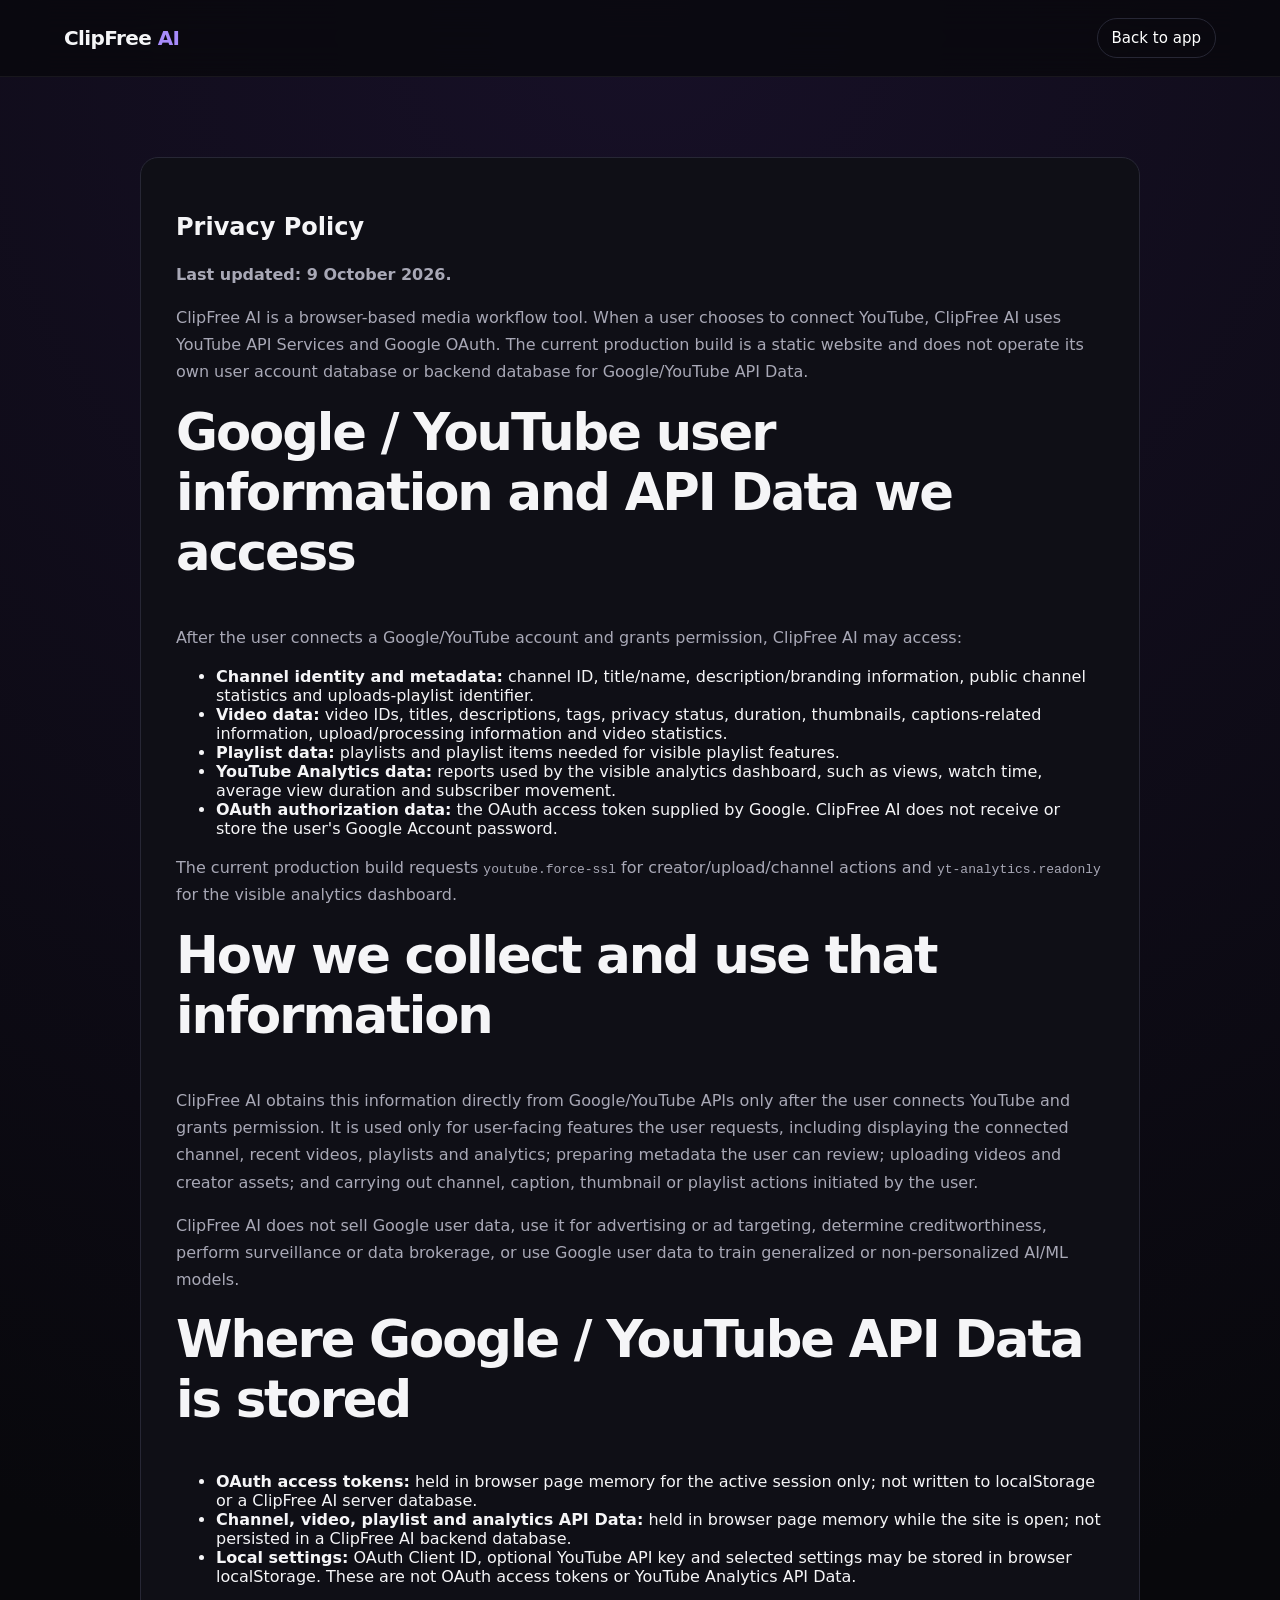
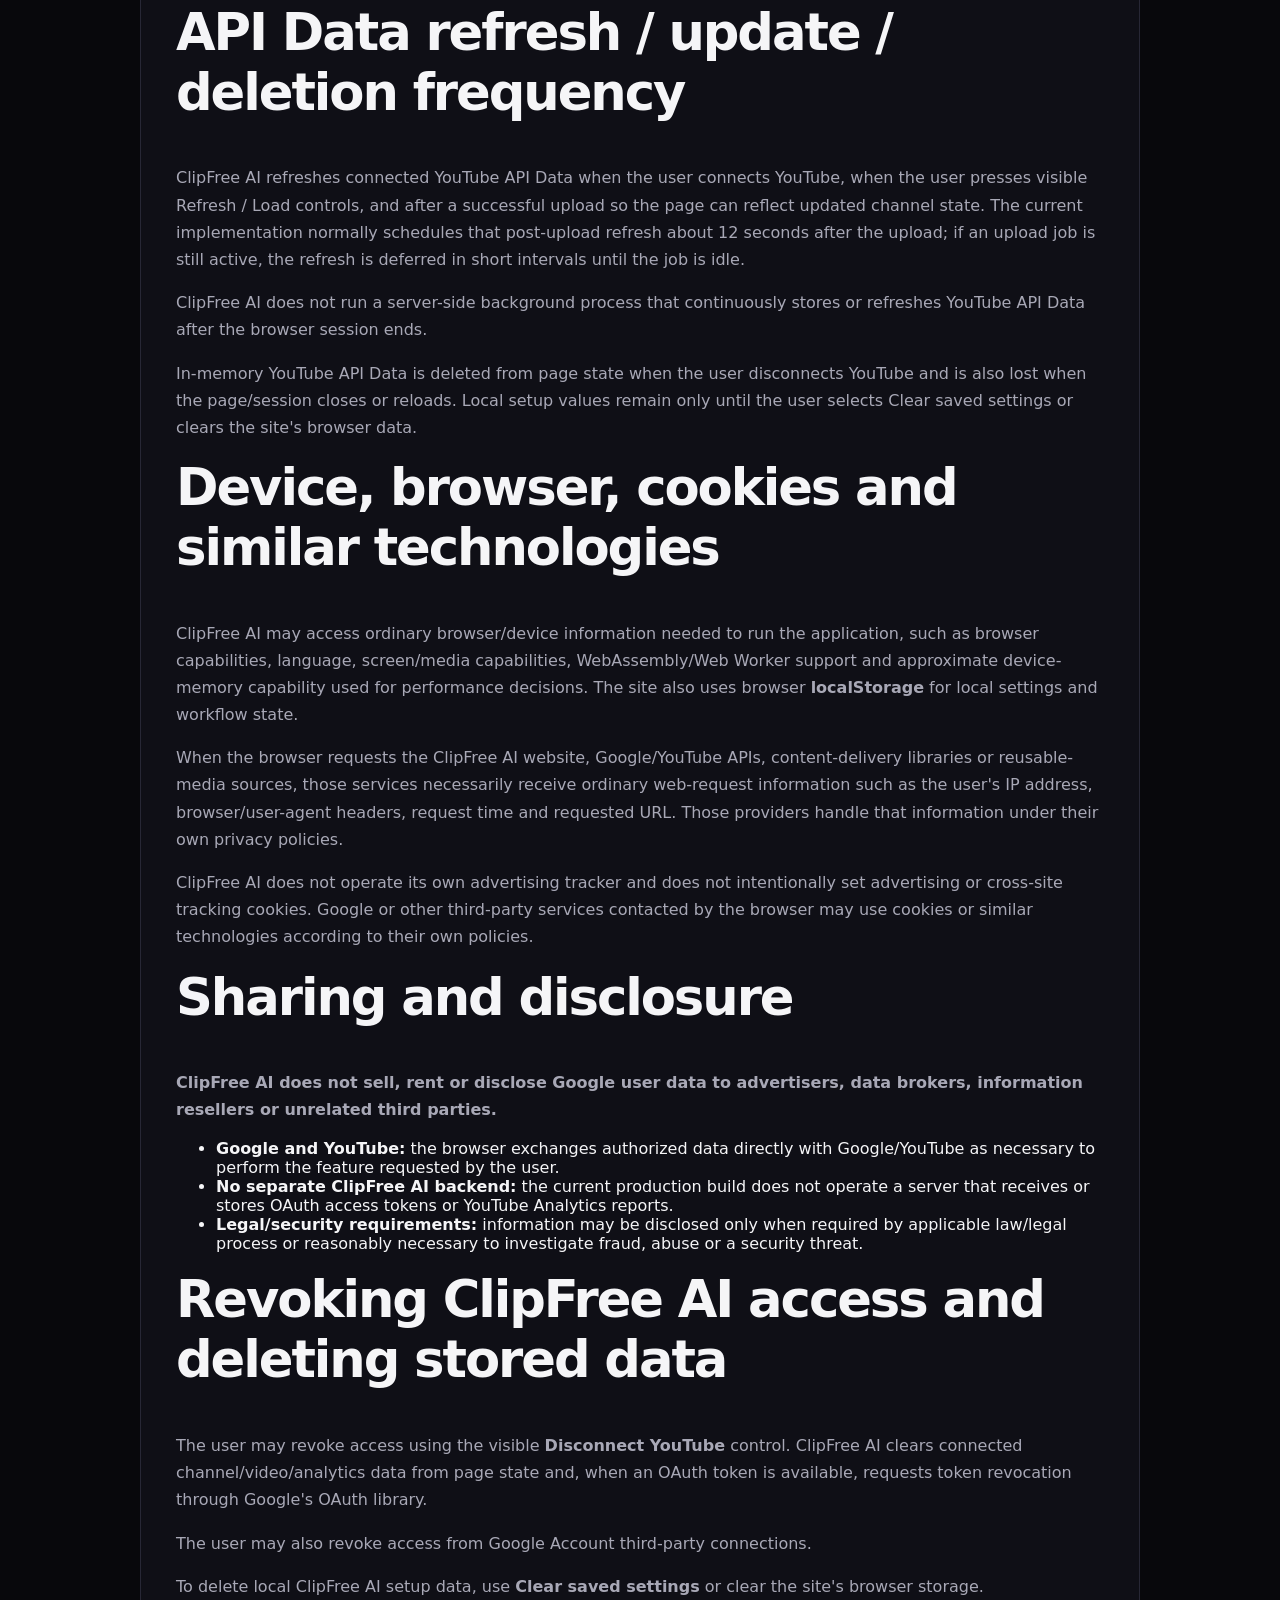
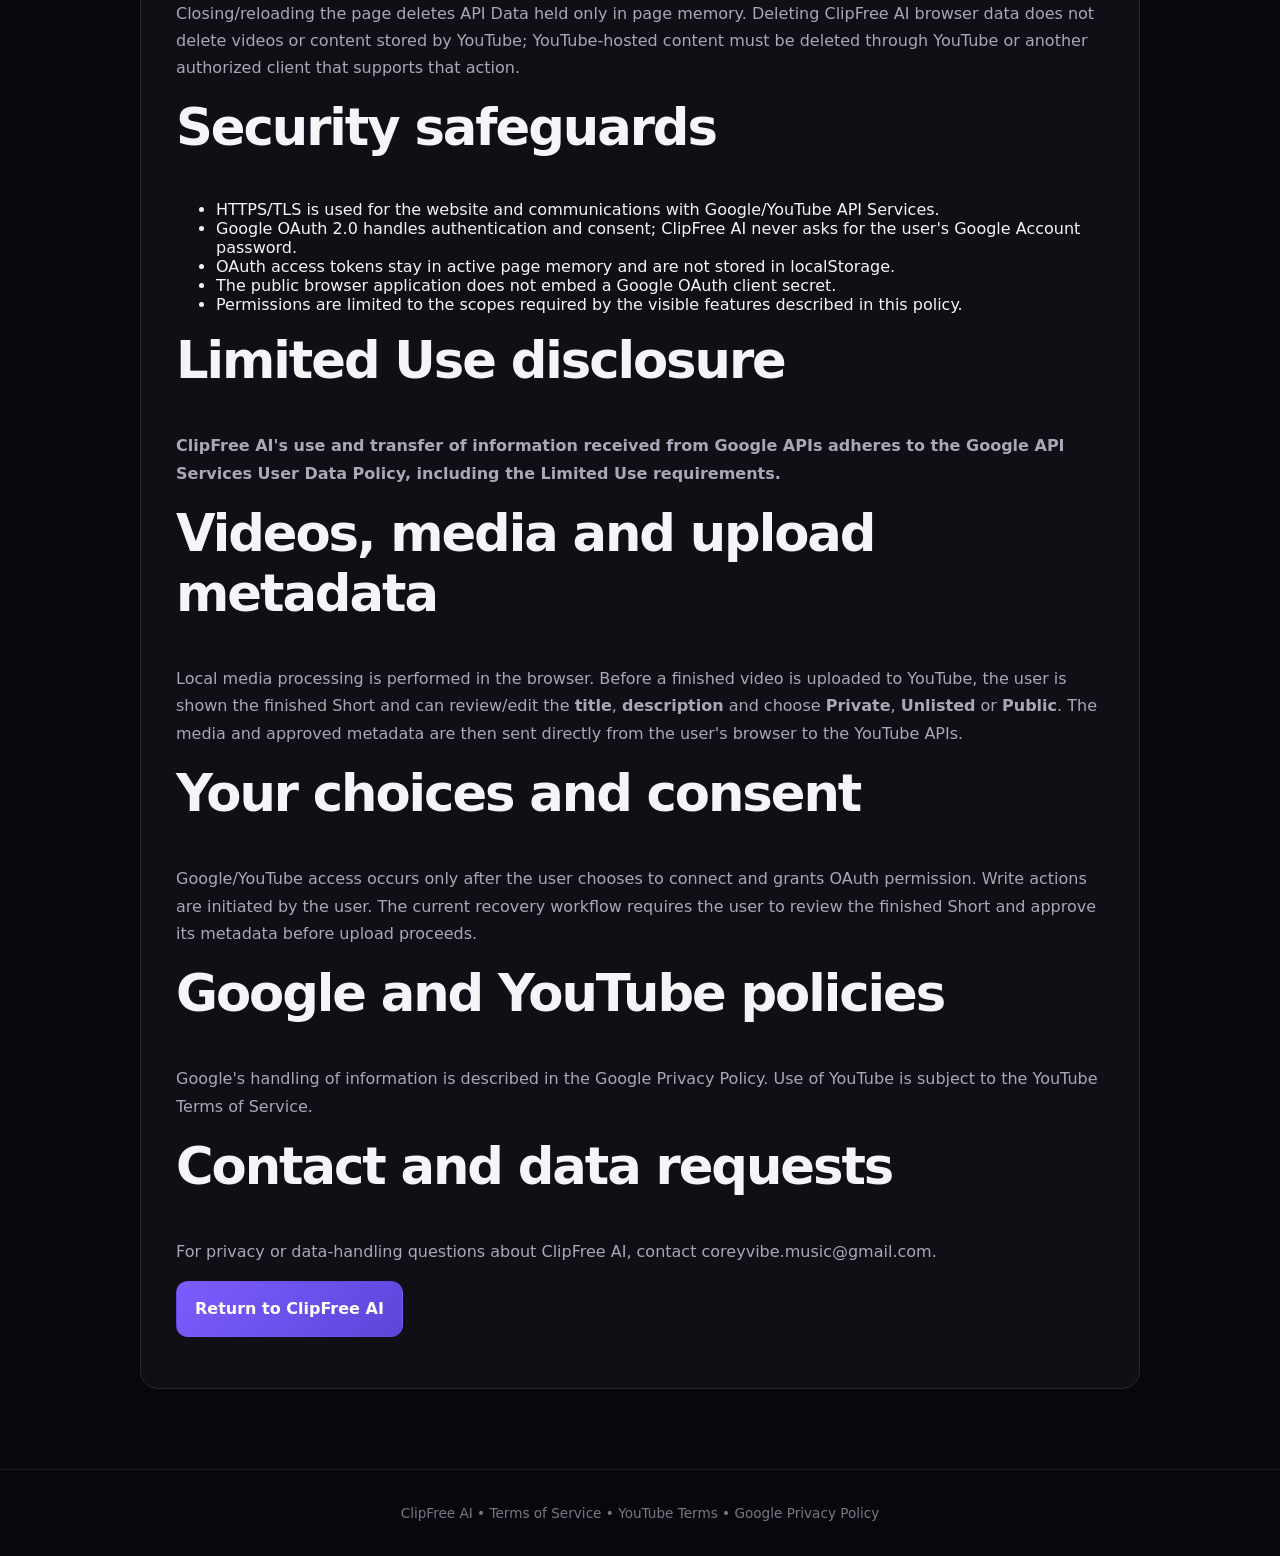
<file: privacy.html>
<!doctype html><html lang="en"><head><meta charset="utf-8"><meta name="viewport" content="width=device-width,initial-scale=1"><meta name="robots" content="index,follow"><title>Privacy Policy — ClipFree AI</title><link rel="stylesheet" href="styles.css"></head><body><header class="topbar"><a class="brand" href="index.html">ClipFree <span>AI</span></a><nav><a class="pill" href="index.html">Back to app</a></nav></header><main><section class="privacy-section"><h1>Privacy Policy</h1><p><strong>Last updated: 9 October 2026.</strong></p>
<p>ClipFree AI is a browser-based media workflow tool. When a user chooses to connect YouTube, ClipFree AI uses YouTube API Services and Google OAuth. The current production build is a static website and does not operate its own user account database or backend database for Google/YouTube API Data.</p>
<h2>Google / YouTube user information and API Data we access</h2><p>After the user connects a Google/YouTube account and grants permission, ClipFree AI may access:</p><ul><li><strong>Channel identity and metadata:</strong> channel ID, title/name, description/branding information, public channel statistics and uploads-playlist identifier.</li><li><strong>Video data:</strong> video IDs, titles, descriptions, tags, privacy status, duration, thumbnails, captions-related information, upload/processing information and video statistics.</li><li><strong>Playlist data:</strong> playlists and playlist items needed for visible playlist features.</li><li><strong>YouTube Analytics data:</strong> reports used by the visible analytics dashboard, such as views, watch time, average view duration and subscriber movement.</li><li><strong>OAuth authorization data:</strong> the OAuth access token supplied by Google. ClipFree AI does not receive or store the user's Google Account password.</li></ul><p>The current production build requests <code>youtube.force-ssl</code> for creator/upload/channel actions and <code>yt-analytics.readonly</code> for the visible analytics dashboard.</p>
<h2>How we collect and use that information</h2><p>ClipFree AI obtains this information directly from Google/YouTube APIs only after the user connects YouTube and grants permission. It is used only for user-facing features the user requests, including displaying the connected channel, recent videos, playlists and analytics; preparing metadata the user can review; uploading videos and creator assets; and carrying out channel, caption, thumbnail or playlist actions initiated by the user.</p><p>ClipFree AI does not sell Google user data, use it for advertising or ad targeting, determine creditworthiness, perform surveillance or data brokerage, or use Google user data to train generalized or non-personalized AI/ML models.</p>
<h2>Where Google / YouTube API Data is stored</h2><ul><li><strong>OAuth access tokens:</strong> held in browser page memory for the active session only; not written to localStorage or a ClipFree AI server database.</li><li><strong>Channel, video, playlist and analytics API Data:</strong> held in browser page memory while the site is open; not persisted in a ClipFree AI backend database.</li><li><strong>Local settings:</strong> OAuth Client ID, optional YouTube API key and selected settings may be stored in browser localStorage. These are not OAuth access tokens or YouTube Analytics API Data.</li></ul>
<h2>API Data refresh / update / deletion frequency</h2><p>ClipFree AI refreshes connected YouTube API Data when the user connects YouTube, when the user presses visible Refresh / Load controls, and after a successful upload so the page can reflect updated channel state. The current implementation normally schedules that post-upload refresh about 12 seconds after the upload; if an upload job is still active, the refresh is deferred in short intervals until the job is idle.</p><p>ClipFree AI does not run a server-side background process that continuously stores or refreshes YouTube API Data after the browser session ends.</p><p>In-memory YouTube API Data is deleted from page state when the user disconnects YouTube and is also lost when the page/session closes or reloads. Local setup values remain only until the user selects Clear saved settings or clears the site's browser data.</p>
<h2>Device, browser, cookies and similar technologies</h2><p>ClipFree AI may access ordinary browser/device information needed to run the application, such as browser capabilities, language, screen/media capabilities, WebAssembly/Web Worker support and approximate device-memory capability used for performance decisions. The site also uses browser <strong>localStorage</strong> for local settings and workflow state.</p><p>When the browser requests the ClipFree AI website, Google/YouTube APIs, content-delivery libraries or reusable-media sources, those services necessarily receive ordinary web-request information such as the user's IP address, browser/user-agent headers, request time and requested URL. Those providers handle that information under their own privacy policies.</p><p>ClipFree AI does not operate its own advertising tracker and does not intentionally set advertising or cross-site tracking cookies. Google or other third-party services contacted by the browser may use cookies or similar technologies according to their own policies.</p>
<h2>Sharing and disclosure</h2><p><strong>ClipFree AI does not sell, rent or disclose Google user data to advertisers, data brokers, information resellers or unrelated third parties.</strong></p><ul><li><strong>Google and YouTube:</strong> the browser exchanges authorized data directly with Google/YouTube as necessary to perform the feature requested by the user.</li><li><strong>No separate ClipFree AI backend:</strong> the current production build does not operate a server that receives or stores OAuth access tokens or YouTube Analytics reports.</li><li><strong>Legal/security requirements:</strong> information may be disclosed only when required by applicable law/legal process or reasonably necessary to investigate fraud, abuse or a security threat.</li></ul>
<h2>Revoking ClipFree AI access and deleting stored data</h2><p>The user may revoke access using the visible <strong>Disconnect YouTube</strong> control. ClipFree AI clears connected channel/video/analytics data from page state and, when an OAuth token is available, requests token revocation through Google's OAuth library.</p><p>The user may also revoke access from <a href="https://myaccount.google.com/connections?filters=3,4&hl=en" target="_blank" rel="noopener">Google Account third-party connections</a>.</p><p>To delete local ClipFree AI setup data, use <strong>Clear saved settings</strong> or clear the site's browser storage. Closing/reloading the page deletes API Data held only in page memory. Deleting ClipFree AI browser data does not delete videos or content stored by YouTube; YouTube-hosted content must be deleted through YouTube or another authorized client that supports that action.</p>
<h2>Security safeguards</h2><ul><li>HTTPS/TLS is used for the website and communications with Google/YouTube API Services.</li><li>Google OAuth 2.0 handles authentication and consent; ClipFree AI never asks for the user's Google Account password.</li><li>OAuth access tokens stay in active page memory and are not stored in localStorage.</li><li>The public browser application does not embed a Google OAuth client secret.</li><li>Permissions are limited to the scopes required by the visible features described in this policy.</li></ul>
<h2>Limited Use disclosure</h2><p><strong>ClipFree AI's use and transfer of information received from Google APIs adheres to the <a href="https://developers.google.com/terms/api-services-user-data-policy" target="_blank" rel="noopener">Google API Services User Data Policy</a>, including the Limited Use requirements.</strong></p>
<h2>Videos, media and upload metadata</h2><p>Local media processing is performed in the browser. Before a finished video is uploaded to YouTube, the user is shown the finished Short and can review/edit the <strong>title</strong>, <strong>description</strong> and choose <strong>Private</strong>, <strong>Unlisted</strong> or <strong>Public</strong>. The media and approved metadata are then sent directly from the user's browser to the YouTube APIs.</p>
<h2>Your choices and consent</h2><p>Google/YouTube access occurs only after the user chooses to connect and grants OAuth permission. Write actions are initiated by the user. The current recovery workflow requires the user to review the finished Short and approve its metadata before upload proceeds.</p>
<h2>Google and YouTube policies</h2><p>Google's handling of information is described in the <a href="https://policies.google.com/privacy" target="_blank" rel="noopener">Google Privacy Policy</a>. Use of YouTube is subject to the <a href="https://www.youtube.com/t/terms" target="_blank" rel="noopener">YouTube Terms of Service</a>.</p>
<h2>Contact and data requests</h2><p>For privacy or data-handling questions about ClipFree AI, contact <a href="mailto:coreyvibe.music@gmail.com">coreyvibe.music@gmail.com</a>.</p><p><a class="primary" href="index.html">Return to ClipFree AI</a></p></section></main><footer>ClipFree AI • <a href="terms.html">Terms of Service</a> • <a href="https://www.youtube.com/t/terms" target="_blank" rel="noopener">YouTube Terms</a> • <a href="https://policies.google.com/privacy" target="_blank" rel="noopener">Google Privacy Policy</a></footer></body></html>
</file>
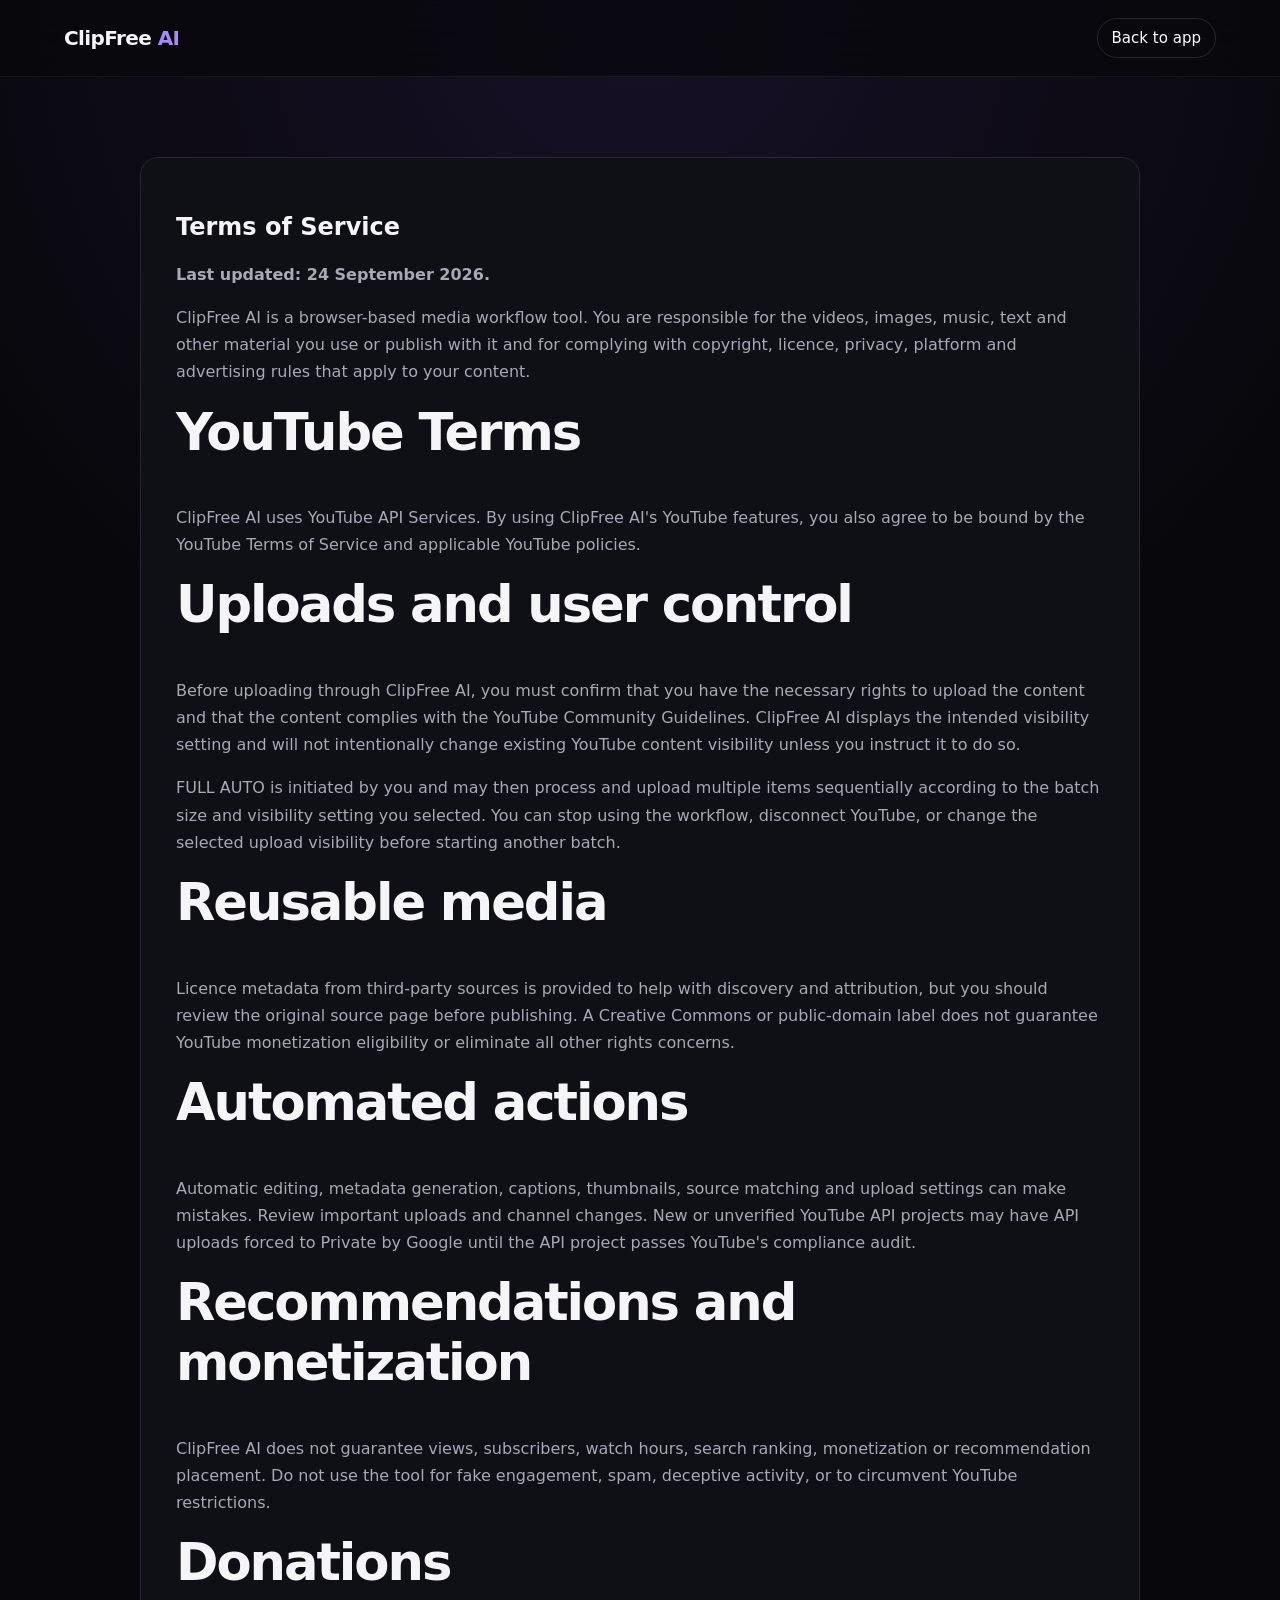
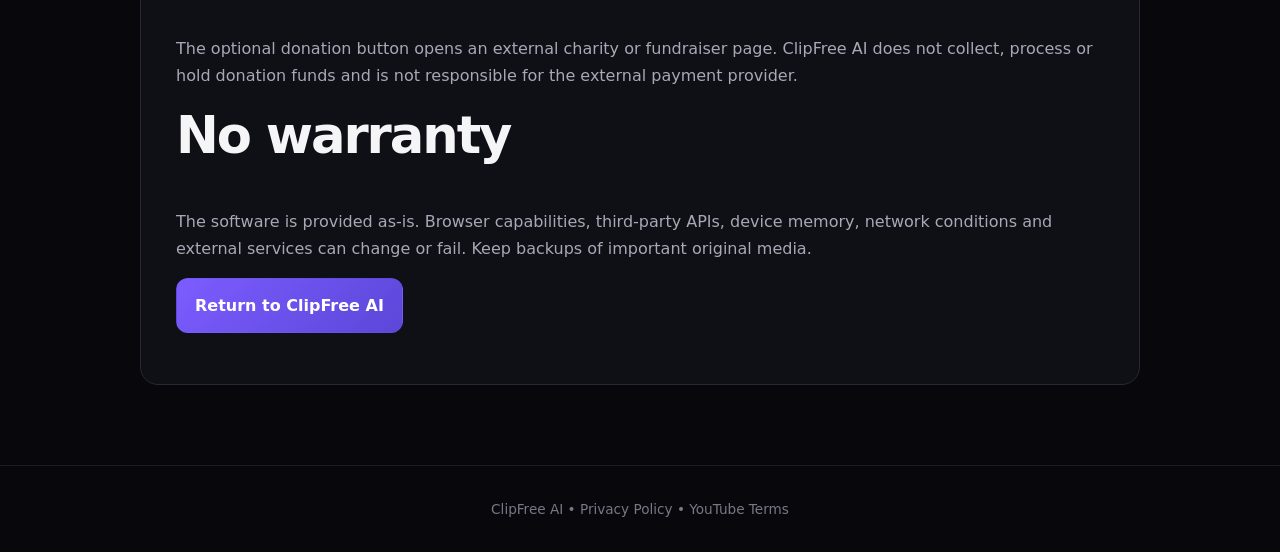
<file: terms.html>
<!doctype html>
<html lang="en"><head><meta charset="utf-8"><meta name="viewport" content="width=device-width,initial-scale=1"><meta name="robots" content="index,follow"><title>Terms of Service — ClipFree AI</title><link rel="stylesheet" href="styles.css"></head>
<body><header class="topbar"><a class="brand" href="index.html">ClipFree <span>AI</span></a><nav><a class="pill" href="index.html">Back to app</a></nav></header>
<main><section class="privacy-section"><h1>Terms of Service</h1><p><strong>Last updated: 24 September 2026.</strong></p>
<p>ClipFree AI is a browser-based media workflow tool. You are responsible for the videos, images, music, text and other material you use or publish with it and for complying with copyright, licence, privacy, platform and advertising rules that apply to your content.</p>

<h2>YouTube Terms</h2>
<p>ClipFree AI uses YouTube API Services. By using ClipFree AI's YouTube features, you also agree to be bound by the <a href="https://www.youtube.com/t/terms" target="_blank" rel="noopener">YouTube Terms of Service</a> and applicable YouTube policies.</p>

<h2>Uploads and user control</h2>
<p>Before uploading through ClipFree AI, you must confirm that you have the necessary rights to upload the content and that the content complies with the <a href="https://www.youtube.com/howyoutubeworks/policies/community-guidelines/" target="_blank" rel="noopener">YouTube Community Guidelines</a>. ClipFree AI displays the intended visibility setting and will not intentionally change existing YouTube content visibility unless you instruct it to do so.</p>
<p>FULL AUTO is initiated by you and may then process and upload multiple items sequentially according to the batch size and visibility setting you selected. You can stop using the workflow, disconnect YouTube, or change the selected upload visibility before starting another batch.</p>

<h2>Reusable media</h2>
<p>Licence metadata from third-party sources is provided to help with discovery and attribution, but you should review the original source page before publishing. A Creative Commons or public-domain label does not guarantee YouTube monetization eligibility or eliminate all other rights concerns.</p>

<h2>Automated actions</h2>
<p>Automatic editing, metadata generation, captions, thumbnails, source matching and upload settings can make mistakes. Review important uploads and channel changes. New or unverified YouTube API projects may have API uploads forced to Private by Google until the API project passes YouTube's compliance audit.</p>

<h2>Recommendations and monetization</h2>
<p>ClipFree AI does not guarantee views, subscribers, watch hours, search ranking, monetization or recommendation placement. Do not use the tool for fake engagement, spam, deceptive activity, or to circumvent YouTube restrictions.</p>

<h2>Donations</h2><p>The optional donation button opens an external charity or fundraiser page. ClipFree AI does not collect, process or hold donation funds and is not responsible for the external payment provider.</p>

<h2>No warranty</h2><p>The software is provided as-is. Browser capabilities, third-party APIs, device memory, network conditions and external services can change or fail. Keep backups of important original media.</p>
<p><a class="primary" href="index.html">Return to ClipFree AI</a></p></section></main>
<footer>ClipFree AI • <a href="privacy.html">Privacy Policy</a> • <a href="https://www.youtube.com/t/terms" target="_blank" rel="noopener">YouTube Terms</a></footer></body></html>
</file>
<file: styles.css>
:root{
  color-scheme:dark;
  --bg:#08080c;
  --panel:#111119;
  --panel2:#171720;
  --line:#272735;
  --text:#f5f5f7;
  --muted:#a8a8b6;
  --accent:#7c5cff;
  --accent2:#a78bfa;
  --good:#42d392;
}
*{box-sizing:border-box}
html{scroll-behavior:smooth}
body{margin:0;font-family:Inter,ui-sans-serif,system-ui,-apple-system,BlinkMacSystemFont,"Segoe UI",sans-serif;background:radial-gradient(circle at top,#171027 0,#08080c 34%);color:var(--text)}
a{color:inherit;text-decoration:none}
button,input,select,textarea{font:inherit}
button{cursor:pointer}.hidden{display:none!important}
button:disabled{opacity:.5;cursor:not-allowed}
.topbar{position:sticky;top:0;z-index:20;display:flex;justify-content:space-between;align-items:center;padding:18px clamp(20px,5vw,80px);background:rgba(8,8,12,.78);backdrop-filter:blur(20px);border-bottom:1px solid rgba(255,255,255,.06)}
.brand{font-weight:900;font-size:1.25rem;letter-spacing:-.03em}.brand span{color:var(--accent2)}
nav{display:flex;align-items:center;gap:24px;color:var(--muted);font-size:.94rem}nav a:hover{color:white}.pill{padding:10px 14px;border:1px solid var(--line);border-radius:999px;color:white}
.hero{padding:100px 20px 70px;text-align:center;max-width:1050px;margin:auto}.badge{display:inline-flex;padding:8px 12px;border:1px solid #3d315f;border-radius:999px;background:#171126;color:#c9baff;font-size:.82rem;font-weight:800;letter-spacing:.06em}.hero h1{font-size:clamp(2.6rem,7vw,5.7rem);line-height:.95;letter-spacing:-.065em;margin:25px 0 24px}.hero h1 span{background:linear-gradient(90deg,#fff,#a78bfa,#6ee7f9);-webkit-background-clip:text;background-clip:text;color:transparent}.lead{max-width:820px;margin:auto;color:var(--muted);font-size:clamp(1.05rem,2vw,1.3rem);line-height:1.65}.hero-actions{display:flex;justify-content:center;gap:12px;margin:32px 0 22px;flex-wrap:wrap}.primary,.secondary{display:inline-flex;align-items:center;justify-content:center;border-radius:12px;padding:13px 18px;border:1px solid transparent;font-weight:800}.primary{background:linear-gradient(135deg,var(--accent),#5b47d8);color:white}.primary:hover{filter:brightness(1.1)}.secondary{background:#15151e;border-color:var(--line);color:white}.full{width:100%;margin-top:10px}.small-btn{padding:10px 13px}.trust-row{display:flex;justify-content:center;gap:22px;flex-wrap:wrap;color:#c5c5cf;font-size:.9rem}.trust-row span::first-letter{color:var(--good)}
.studio-shell{max-width:1450px;margin:0 auto 80px;padding:12px 20px;display:grid;grid-template-columns:350px 1fr;gap:20px}.sidebar,.workspace{border:1px solid var(--line);background:rgba(15,15,22,.94);border-radius:18px}.sidebar{padding:22px;align-self:start;position:sticky;top:90px}.sidebar h2{margin:0 0 8px}.sidebar>p{color:var(--muted);font-size:.9rem;line-height:1.5;margin-top:0}.upload-box{border:1.5px dashed #47475d;border-radius:14px;min-height:130px;display:flex;flex-direction:column;align-items:center;justify-content:center;text-align:center;padding:18px;margin:22px 0;background:#0d0d13}.upload-box:hover{border-color:var(--accent2)}.upload-box input{display:none}.upload-box strong{font-size:1rem}.upload-box span{font-size:.78rem;color:var(--muted);margin-top:7px}
.toggle-card{display:flex;align-items:center;justify-content:space-between;gap:14px;background:#151125;border:1px solid #3d315f;border-radius:12px;padding:13px 14px;margin-bottom:10px}.toggle-card strong{display:block;font-size:.9rem}.toggle-card small{display:block;color:#aaa1c9;font-size:.74rem;margin-top:4px;line-height:1.35}.toggle-card input{width:20px;height:20px;accent-color:var(--accent)}.compact-toggle{background:#0f0f16;border-color:var(--line)}
.control-group{margin-top:16px}.control-group label{display:block;color:#d2d2da;font-size:.84rem;margin-bottom:7px}.control-group input,.control-group select{width:100%;background:#0c0c12;color:white;border:1px solid var(--line);border-radius:10px;padding:11px}.inline-two{display:grid;grid-template-columns:1fr 1fr;gap:10px}.status-card{margin-top:16px;background:#0c0c12;border:1px solid var(--line);padding:13px;border-radius:12px}.status-line{display:flex;justify-content:space-between;gap:12px;font-size:.82rem}.status-line span{color:var(--muted)}.status-line strong{text-align:right}.progress{height:7px;background:#22222c;border-radius:999px;overflow:hidden;margin:11px 0}.progress div{height:100%;width:0;background:linear-gradient(90deg,var(--accent),#22d3ee);transition:width .25s}.status-card small{color:#858594;line-height:1.4;display:block}
.workspace{padding:20px;min-width:0}.video-card{position:relative;aspect-ratio:16/9;background:#050508;border:1px solid #242431;border-radius:15px;overflow:hidden;display:grid;place-items:center}.video-card video{width:100%;height:100%;object-fit:contain;display:none;background:black}.empty-preview{text-align:center;color:var(--muted);padding:20px}.empty-preview h3{color:white;margin-bottom:5px}.play-icon{width:60px;height:60px;border-radius:50%;display:grid;place-items:center;margin:auto;background:#1e1833;color:#b6a7ff;font-size:1.4rem;padding-left:4px}.panel-grid{display:grid;grid-template-columns:1fr 1fr;gap:18px;margin-top:18px}.panel{background:#0c0c12;border:1px solid var(--line);border-radius:14px;min-height:290px;overflow:hidden}.panel-head{display:flex;justify-content:space-between;align-items:center;padding:14px 16px;border-bottom:1px solid var(--line)}.panel-head h3{margin:0;font-size:1rem}.counter{font-size:.78rem;color:#c7bbff;background:#1b1630;padding:5px 8px;border-radius:999px}.text-btn{border:0;background:transparent;color:#b6a7ff}.empty-list{color:#7f7f8f;padding:18px;font-size:.9rem}.highlights{display:grid;gap:9px;padding:12px}.highlight{border:1px solid #2a2a38;background:#111118;border-radius:11px;padding:12px;cursor:pointer}.highlight:hover,.highlight.active{border-color:#765cff;background:#171126}.highlight-top{display:flex;justify-content:space-between;gap:10px;font-size:.8rem;color:#b9b9c6}.highlight p{margin:8px 0 0;line-height:1.45;color:#ececf0;font-size:.9rem}.score{color:#a78bfa;font-weight:800}.transcript{max-height:420px;overflow:auto;padding:14px 16px;color:#dadade;line-height:1.65;font-size:.9rem}.transcript .segment{display:block;margin-bottom:7px}.transcript time{color:#8e7cff;font-size:.76rem;margin-right:7px}
.seo-panel{margin-top:18px;background:#0c0c12;border:1px solid var(--line);border-radius:14px;overflow:hidden}.seo-head>div p{margin:4px 0 0;color:var(--muted);font-size:.8rem}.seo-grid{display:grid;grid-template-columns:1fr 1fr;gap:14px;padding:16px}.seo-field{display:block}.seo-field>span{display:block;font-size:.82rem;color:#d8d8df;margin-bottom:7px}.seo-field textarea{width:100%;resize:vertical;min-height:95px;background:#0a0a10;border:1px solid #292936;border-radius:10px;color:#f1f1f4;padding:12px;line-height:1.5}.seo-title-field,.seo-description-field{grid-column:1/-1}.copy-field{margin-top:7px;background:transparent;color:#b9aaff;border:0;padding:0;font-size:.78rem}.seo-actions{display:flex;gap:10px;flex-wrap:wrap;padding:0 16px 16px}
.download-panel{margin-top:18px;border:1px solid #315941;background:#0d1c15;border-radius:14px;padding:16px;display:flex;align-items:center;justify-content:space-between;gap:15px}.download-panel p{margin:4px 0 0;color:#9ac7ac;font-size:.88rem}
.info-section,.privacy-section{max-width:1200px;margin:80px auto;padding:0 20px}.info-section h2,.privacy-section h2{font-size:clamp(2rem,4vw,3.2rem);letter-spacing:-.04em}.cards{display:grid;grid-template-columns:repeat(4,1fr);gap:14px}.cards article{background:#101017;border:1px solid var(--line);border-radius:15px;padding:20px}.cards article span{width:34px;height:34px;border-radius:50%;background:#1d1730;color:#b8a6ff;display:grid;place-items:center;font-weight:900}.cards h3{margin-bottom:7px}.cards p,.privacy-section p{color:var(--muted);line-height:1.7}.privacy-section{padding:35px;max-width:1000px;background:#0f0f16;border:1px solid var(--line);border-radius:18px}.privacy-section h2{margin-top:0}footer{text-align:center;padding:35px;color:#777786;border-top:1px solid #1c1c25;font-size:.85rem}
@media(max-width:980px){nav a:not(.pill){display:none}.studio-shell{grid-template-columns:1fr}.sidebar{position:static}.panel-grid,.cards{grid-template-columns:1fr 1fr}}
@media(max-width:700px){.topbar{padding:14px 16px}.hero{padding-top:70px}.hero h1{font-size:3rem}.studio-shell{padding:8px}.sidebar,.workspace{border-radius:14px}.panel-grid,.cards,.seo-grid{grid-template-columns:1fr}.seo-title-field,.seo-description-field{grid-column:auto}.workspace{padding:10px}.download-panel{align-items:stretch;flex-direction:column}.trust-row{gap:10px 16px}.inline-two{grid-template-columns:1fr 1fr}.seo-head{align-items:flex-start;gap:10px;flex-direction:column}}

/* YouTube Growth Suite */
.growth-shell{max-width:1450px;margin:70px auto;padding:0 20px}.section-title{display:flex;align-items:flex-end;justify-content:space-between;gap:24px;margin-bottom:22px}.section-title h2{font-size:clamp(2rem,4vw,3.4rem);letter-spacing:-.045em;margin:16px 0 10px}.section-title p{color:var(--muted);line-height:1.6;max-width:850px;margin:0}.connect-actions{display:flex;gap:10px;flex-wrap:wrap}.notice{border:1px solid #373748;background:#111119;border-radius:12px;padding:12px 14px;color:#d8d8df;line-height:1.45;margin:12px 0}.notice.subtle{color:var(--muted);font-size:.9rem}.notice.good{border-color:#315941;background:#0d1c15;color:#a8ddb9}.notice.bad{border-color:#69363a;background:#201013;color:#ffb7bd}.metric-grid{display:grid;grid-template-columns:repeat(4,1fr);gap:14px;margin:18px 0}.metric-card{background:linear-gradient(180deg,#15151f,#0e0e14);border:1px solid var(--line);border-radius:16px;padding:20px}.metric-card span{display:block;color:var(--muted);font-size:.82rem}.metric-card strong{display:block;font-size:clamp(1.65rem,3vw,2.5rem);margin-top:8px;letter-spacing:-.04em}.growth-grid{display:grid;grid-template-columns:1fr 1fr;gap:16px}.growth-card{background:#0c0c12;border:1px solid var(--line);border-radius:15px;overflow:hidden}.wide-card{margin-top:16px}.card-body{padding:17px}.muted{color:var(--muted)}.subcopy{margin:4px 0 0;color:var(--muted);font-size:.78rem}.snapshot-grid{display:grid;grid-template-columns:1fr 1fr;gap:10px}.snapshot-grid div{background:#111118;border:1px solid #242431;border-radius:11px;padding:12px}.snapshot-grid small{display:block;color:var(--muted);margin-bottom:4px}.snapshot-grid strong{word-break:break-word}.plan-list{display:grid;gap:10px}.plan-item{border:1px solid #292936;background:#101018;border-radius:11px;padding:12px}.plan-item strong{display:block;margin-bottom:4px}.plan-item p{margin:0;color:var(--muted);line-height:1.5;font-size:.9rem}.table-wrap{overflow:auto}.audit-table{width:100%;border-collapse:collapse;min-width:850px}.audit-table th,.audit-table td{padding:12px 14px;text-align:left;border-bottom:1px solid #22222c;vertical-align:top;font-size:.84rem}.audit-table th{color:#bdbdc8;background:#101017;position:sticky;top:0}.audit-table td{color:#e3e3e8}.audit-table .muted-cell{color:var(--muted)}.health-pill{display:inline-flex;align-items:center;border-radius:999px;padding:5px 8px;font-weight:800;font-size:.74rem;background:#1b1630;color:#c7bbff}.health-pill.good{background:#102319;color:#8ee0aa}.health-pill.warn{background:#2a2111;color:#ffd080}.mini-actions{display:flex;gap:7px;flex-wrap:wrap}.mini-actions button{padding:7px 9px;border-radius:8px;border:1px solid #343443;background:#14141d;color:#fff;font-size:.76rem}.mini-actions button:hover{border-color:#7c5cff}.editor-row{display:grid;grid-template-columns:1fr 220px;gap:14px;padding:16px}.editor-row textarea,.form-grid input,.form-grid textarea,.form-grid select,.finder-bar input{width:100%;background:#09090f;color:#fff;border:1px solid #2c2c39;border-radius:10px;padding:12px;line-height:1.45}.stack-actions{display:flex;flex-direction:column;gap:10px}.finder-bar{display:grid;grid-template-columns:1fr auto;gap:10px}.video-result-grid{display:grid;grid-template-columns:repeat(3,1fr);gap:14px;margin-top:16px}.video-result{border:1px solid var(--line);background:#0c0c12;border-radius:14px;overflow:hidden}.video-result img{display:block;width:100%;aspect-ratio:16/9;object-fit:cover;background:#050508}.video-result .result-body{padding:13px}.video-result h3{font-size:.98rem;line-height:1.35;margin:0 0 7px}.video-result p{margin:0;color:var(--muted);font-size:.82rem;line-height:1.45}.result-actions{display:flex;gap:8px;flex-wrap:wrap;margin-top:11px}.result-actions a,.result-actions button{font-size:.78rem;padding:8px 10px;border-radius:9px}.result-actions a{background:#181820;border:1px solid #343443}.result-actions button{background:#171126;color:#c7bbff;border:1px solid #403262}.upload-grid,.setup-grid{display:grid;grid-template-columns:.85fr 1.15fr;gap:16px}.compact-upload{margin:0;min-height:155px}.form-grid{display:grid;gap:12px}.form-grid label>span{display:block;color:#d8d8df;font-size:.82rem;margin-bottom:6px}.form-grid label em{font-style:normal;color:#7f7f8f}.inline-three{display:grid;grid-template-columns:repeat(3,1fr);gap:10px}.checkline{display:flex!important;align-items:center;gap:9px;color:#c8c8d1!important;font-size:.86rem}.checkline input{width:auto}.upload-progress{margin:0}.setup-steps h3{margin-top:0}.setup-steps ol{padding-left:20px;color:#d9d9df;line-height:1.65}.setup-steps code{background:#171720;border:1px solid #292936;padding:2px 5px;border-radius:5px}.warning-copy{color:#e8c786!important}.channel-title{display:flex;align-items:center;gap:12px}.channel-title img{width:56px;height:56px;border-radius:50%;object-fit:cover}.channel-title h3{margin:0 0 3px}.channel-title p{margin:0;color:var(--muted);font-size:.84rem}.kpi-note{color:var(--muted);font-size:.76rem;margin-top:5px}.link-button{background:none;border:0;padding:0;color:#a997ff;text-decoration:underline}.spinner{display:inline-block;width:15px;height:15px;border:2px solid #4a4a58;border-top-color:#b7a6ff;border-radius:50%;animation:spin 1s linear infinite;vertical-align:-2px;margin-right:6px}@keyframes spin{to{transform:rotate(360deg)}}

@media(max-width:1000px){.metric-grid{grid-template-columns:1fr 1fr}.growth-grid,.upload-grid,.setup-grid{grid-template-columns:1fr}.video-result-grid{grid-template-columns:1fr 1fr}.editor-row{grid-template-columns:1fr}.stack-actions{flex-direction:row;flex-wrap:wrap}}
@media(max-width:700px){.section-title{align-items:flex-start;flex-direction:column}.metric-grid{grid-template-columns:1fr 1fr}.video-result-grid{grid-template-columns:1fr}.finder-bar{grid-template-columns:1fr}.inline-three{grid-template-columns:1fr}.snapshot-grid{grid-template-columns:1fr}.metric-card{padding:15px}.growth-shell{padding:0 10px}.editor-row{padding:10px}.connect-actions{width:100%}.connect-actions button{flex:1}.topbar nav a:nth-child(2),.topbar nav a:nth-child(3){display:none}}


/* FULL AUTO */
.autopilot-shell{margin-top:28px}
.autopilot-grid{display:grid;grid-template-columns:1fr 1fr;gap:16px}
.autopilot-card h3{margin:0 0 6px;font-size:1.05rem}
.autopilot-progress-card{border-color:#493f70;background:linear-gradient(180deg,#11101a,#0c0c12)}
.autopilot-progress-card .progress{height:10px;margin:14px 0}
.autopilot-progress-card .status-line strong{color:#c9baff}
#commonsResults.card-body{padding:16px}
#commonsResults:empty::before{content:'Search a topic with FULL AUTO to see downloadable open-licensed sources here.';display:block;color:var(--muted);padding:12px}
@media(max-width:850px){.autopilot-grid{grid-template-columns:1fr}}

/* Animal generator + charity */
.animal-shell{position:relative}.animal-shell:before{content:"";position:absolute;inset:-20px 0 auto;height:220px;pointer-events:none;background:radial-gradient(circle at 15% 0,rgba(124,92,255,.12),transparent 55%)}
.animal-preset-row{display:flex;gap:10px;flex-wrap:wrap;margin:0 0 16px}.animal-preset{border:1px solid #343443;background:#101018;color:#e9e9ef;border-radius:999px;padding:11px 15px;font-weight:800}.animal-preset:hover,.animal-preset.active{border-color:#8069ff;background:#211940;color:#fff;box-shadow:0 0 0 1px rgba(128,105,255,.2) inset}.big-auto-button{min-height:54px;font-size:1rem}.animal-source-list{display:grid;gap:10px}.animal-source-item{display:grid;grid-template-columns:110px 1fr;gap:12px;align-items:center;border:1px solid #272733;background:#101017;border-radius:12px;padding:9px}.animal-source-item img{width:110px;height:78px;object-fit:cover;border-radius:9px;background:#050508}.animal-source-item strong{display:block;color:#f3f3f6;line-height:1.35}.animal-source-item small{display:block;color:var(--muted);margin:5px 0;line-height:1.35}.animal-source-item a{color:#b8a7ff;font-size:.78rem;text-decoration:underline}.donation-shell{margin-top:80px}.donation-card{display:flex;align-items:center;justify-content:space-between;gap:28px;background:linear-gradient(135deg,#12101b,#1b1430 65%,#15151f);border:1px solid #493a75;border-radius:22px;padding:clamp(24px,5vw,48px);box-shadow:0 20px 80px rgba(0,0,0,.25)}.donation-card h2{font-size:clamp(2rem,4vw,3.5rem);letter-spacing:-.05em;margin:16px 0 10px}.donation-card p{color:var(--muted);line-height:1.65;max-width:760px;margin:0}.donation-main{white-space:nowrap;min-height:58px;padding-left:24px;padding-right:24px}.hero-actions button.secondary{appearance:none;font:inherit;cursor:pointer}
@media(max-width:700px){.animal-source-item{grid-template-columns:88px 1fr}.animal-source-item img{width:88px;height:68px}.donation-card{align-items:stretch;flex-direction:column}.donation-main{width:100%}.animal-preset-row{display:grid;grid-template-columns:1fr 1fr}.animal-preset{width:100%}}
</file>
